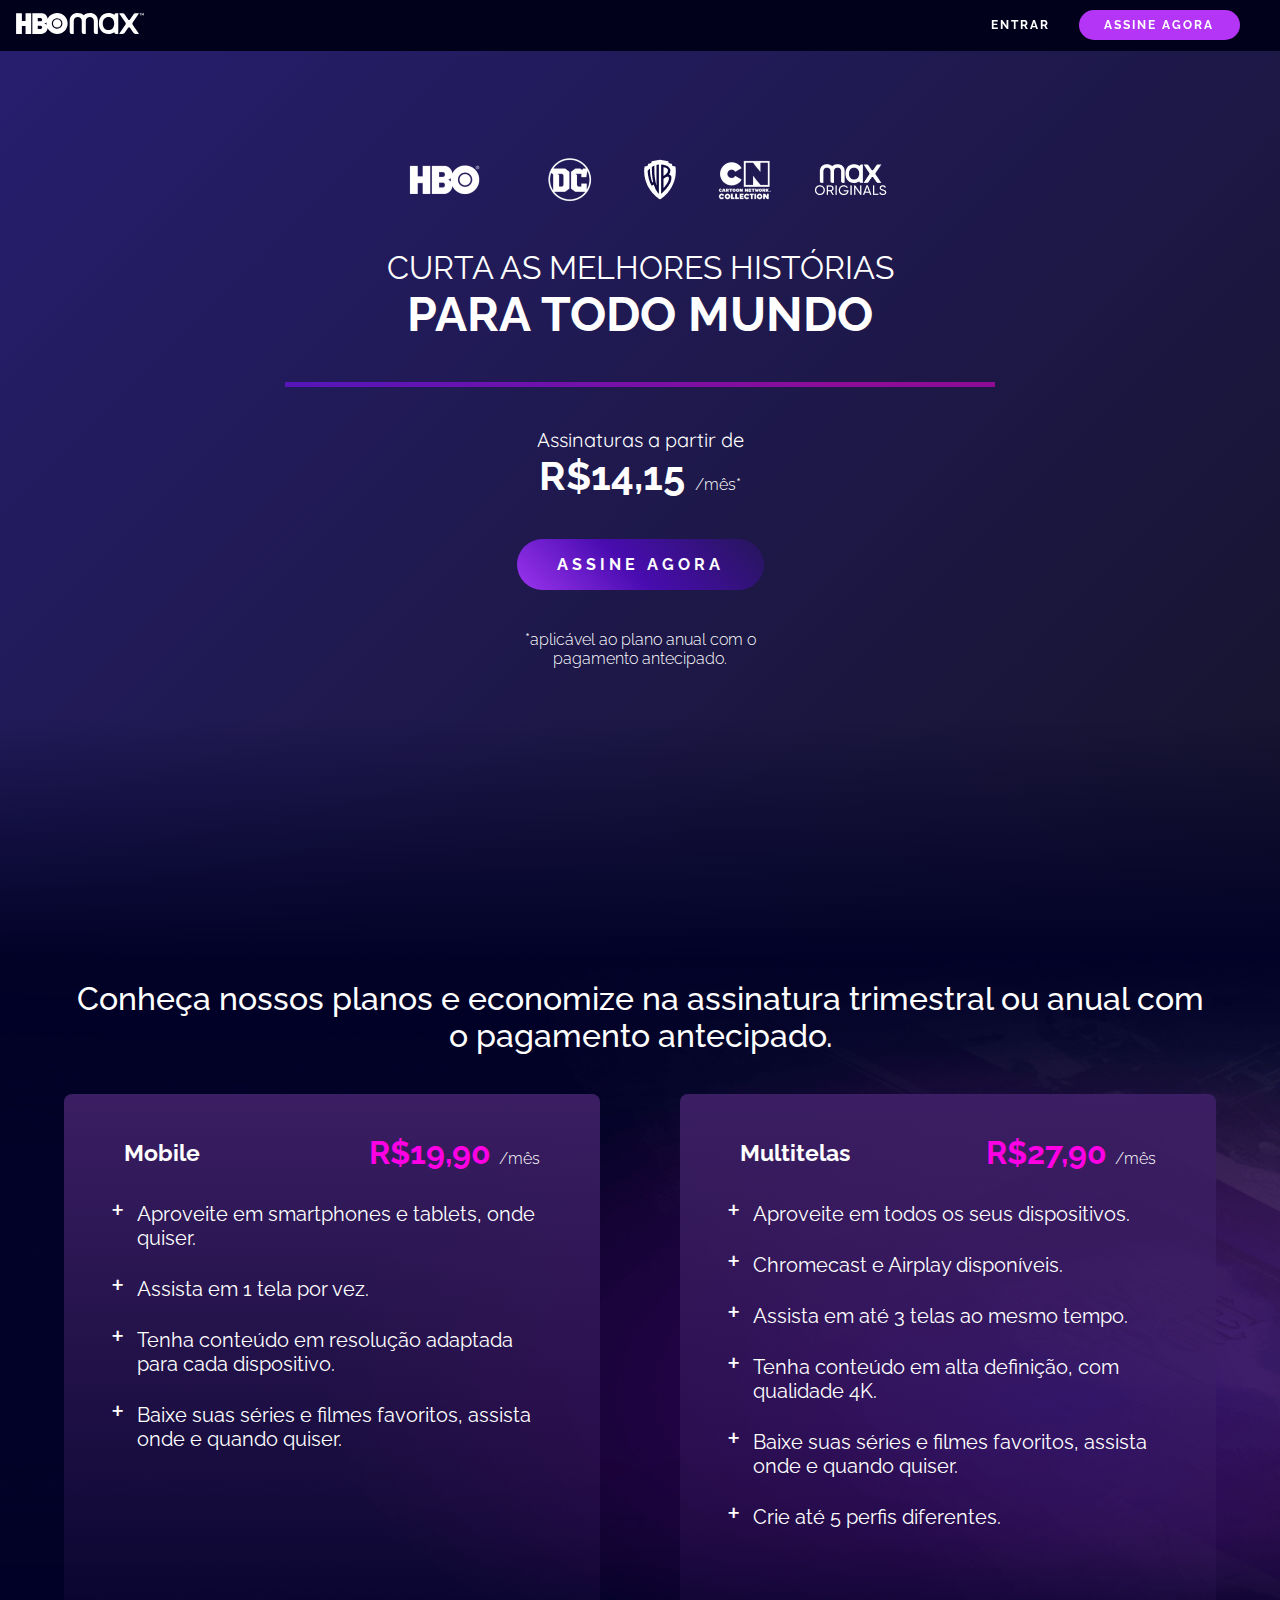
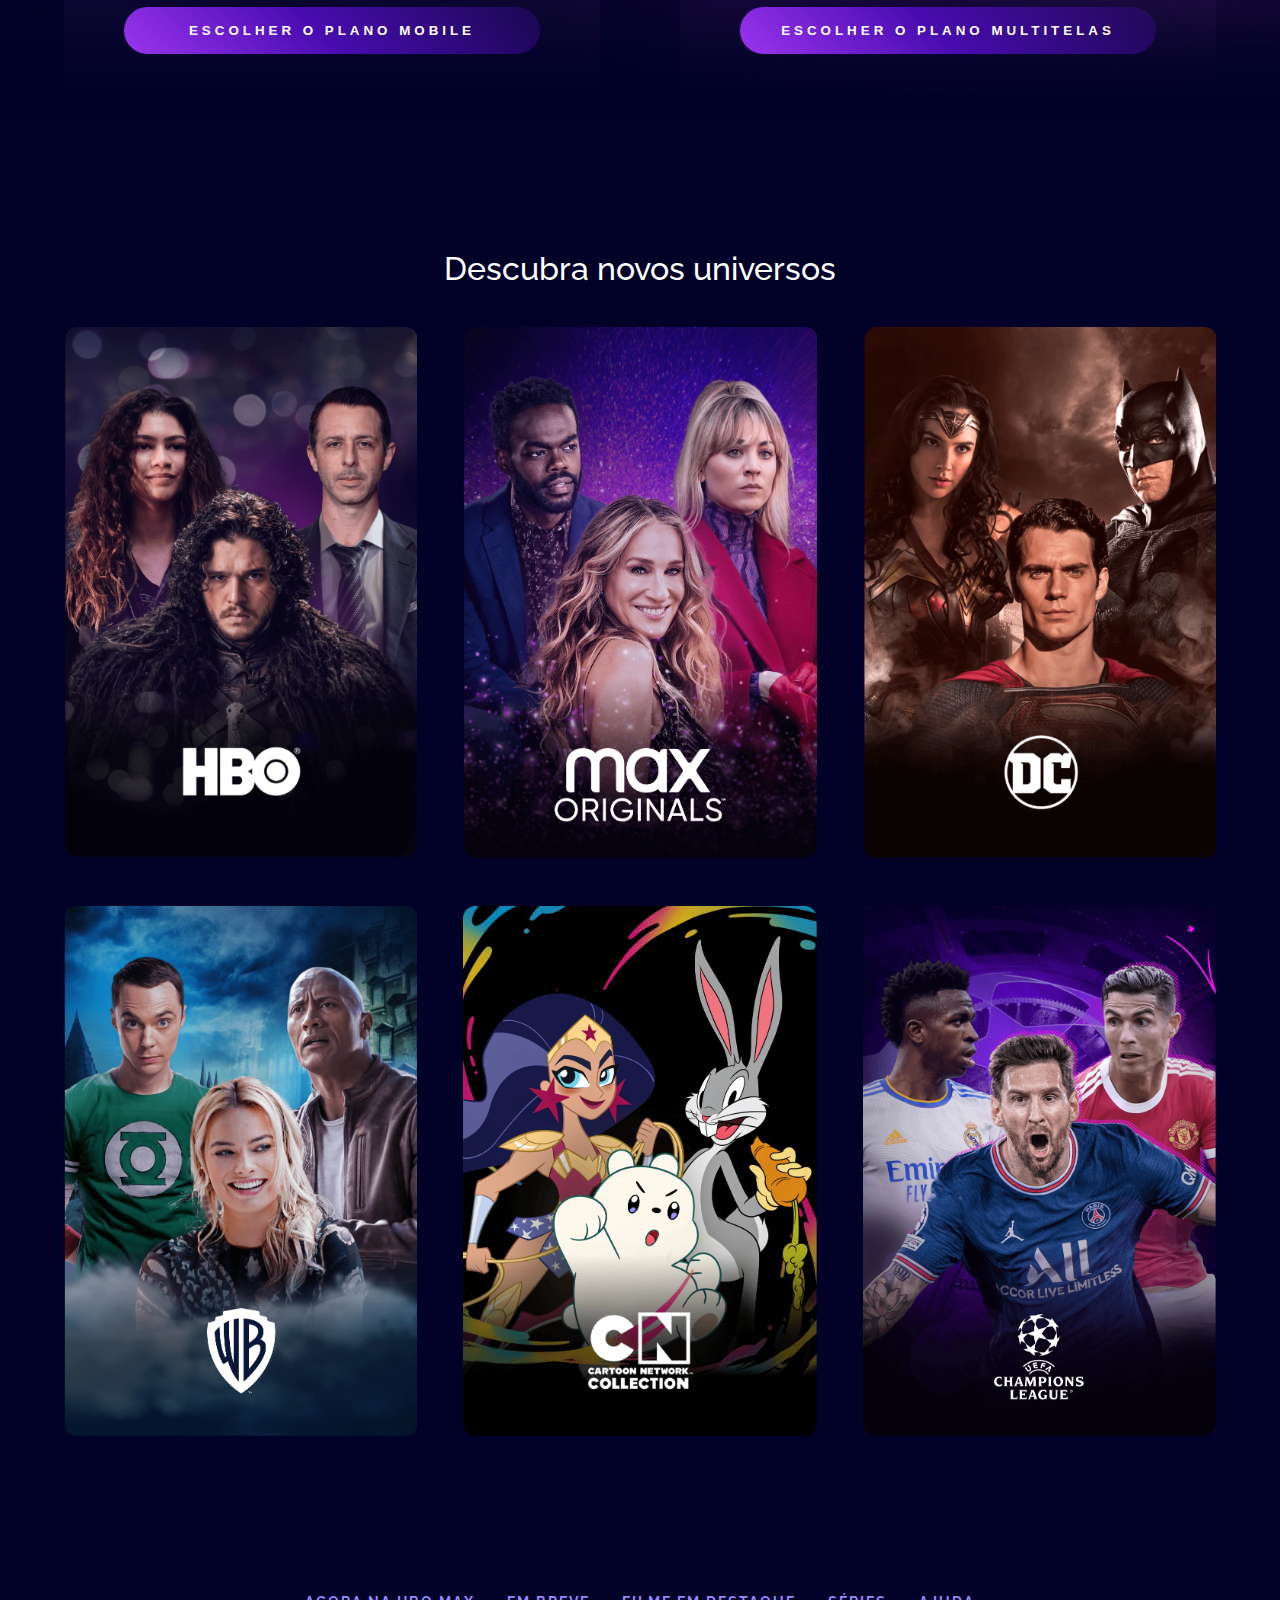
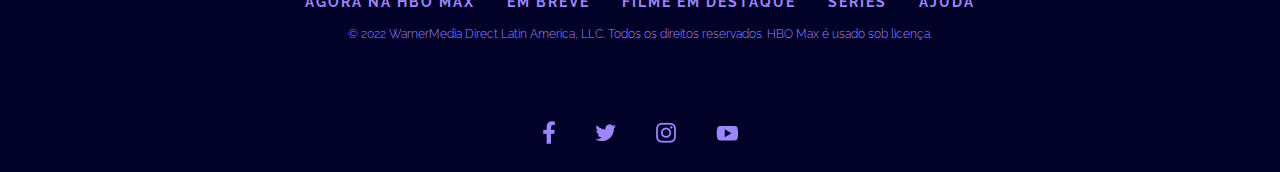
<file: index.html>
<!DOCTYPE html>
<html lang="en">
  <head>
    <meta charset="UTF-8" />
    <meta name="viewport" content="width=device-width, initial-scale=1.0" />
    <title>HBO - Home</title>
    <link
      href="assets/images/favicon.png"
      rel="shortcut icon"
      type="image/x-icon"
    />
    <link rel="stylesheet" href="assets/css/style.css" />
    <link rel="preconnect" href="https://fonts.googleapis.com" />
    <link rel="preconnect" href="https://fonts.gstatic.com" crossorigin />
    <link
      href="https://fonts.googleapis.com/css2?family=Quicksand:wght@300..700&family=Raleway:ital,wght@0,100..900;1,100..900&display=swap"
      rel="stylesheet"
    />
  </head>
  <body class="body">
    <nav class="navbar">
      <a href="/">
        <img
          class="navbar__logo"
          src="assets/images/app__logo-hbo-logo.svg"
          alt="Logo HBOMAX"
        />
      </a>
      <div class="menu">
        <a class="menu__item" href="/signin.html">Entrar</a>
        <a class="menu__item menu__item--rounded" href="#subscription"
          >Assine agora</a
        >
      </div>
    </nav>
    <header class="header">
      <div class="header-content">
        <div class="header-logos">
          <img class="header-logos__img" src="assets/images/logo-hbo.png" />
          <img class="header-logos__img" src="assets/images/logo-dc.png" />
          <img class="header-logos__img" src="assets/images/logo-wb.png" />
          <img
            class="header-logos__img"
            src="assets/images/logo-cartoon-network_neutral.png"
          />
          <img
            class="header-logos__img"
            src="assets/images/logo-max_originals.png"
          />
        </div>
        <h1 class="header-title">
          <span class="header-title__light">Curta as melhores histórias</span>
          Para todo mundo
        </h1>
        <div class="header-content__separator"></div>
        <div class="header-offer">
          <p>Assinaturas a partir de</p>
          <p class="header-offer__price price">
            R$14,15 <span class="header-offer__period text--small">/mês*</span>
          </p>
        </div>
        <a href="#subscription" class="header__button button button--gradient">
          Assine agora
        </a>
        <div class="header__note text--small">
          *aplicável ao plano anual com o pagamento antecipado.
        </div>
      </div>
    </header>
    <main>
      <section
        id="subscription"
        class="subscription main-section movie-background"
      >
        <div class="section-container">
          <h2 class="main-section__title">
            Conheça nossos planos e economize na assinatura trimestral ou anual
            com o pagamento antecipado.
          </h2>
          <div class="subscription__cards-container">
            <div class="price-cards">
              <div>
                <div class="price-cards__header">
                  <h3 class="price-cards__title">Mobile</h3>
                  <p class="price-cards__price price price--cards">
                    R$19,90
                    <span class="price-cards__period text--small">/mês</span>
                  </p>
                </div>
                <ul class="price-cards__list">
                  <li class="price-cards__item">
                    Aproveite em smartphones e tablets, onde quiser.
                  </li>
                  <li class="price-cards__item">Assista em 1 tela por vez.</li>
                  <li class="price-cards__item">
                    Tenha conteúdo em resolução adaptada para cada dispositivo.
                  </li>
                  <li class="price-cards__item">
                    Baixe suas séries e filmes favoritos, assista onde e quando
                    quiser.
                  </li>
                </ul>
              </div>
              <button class="button button--gradient">
                Escolher o plano mobile
              </button>
            </div>
            <div class="price-cards">
              <div>
                <div class="price-cards__header">
                  <h3 class="price-cards__title">Multitelas</h3>
                  <p class="price-cards__price price price--cards">
                    R$27,90
                    <span class="price-cards__period text--small">/mês</span>
                  </p>
                </div>
                <ul class="price-cards__list">
                  <li class="price-cards__item">
                    Aproveite em todos os seus dispositivos.
                  </li>
                  <li class="price-cards__item">
                    Chromecast e Airplay disponíveis.
                  </li>
                  <li class="price-cards__item">
                    Assista em até 3 telas ao mesmo tempo.
                  </li>
                  <li class="price-cards__item">
                    Tenha conteúdo em alta definição, com qualidade 4K.
                  </li>
                  <li class="price-cards__item">
                    Baixe suas séries e filmes favoritos, assista onde e quando
                    quiser.
                  </li>
                  <li class="price-cards__item">
                    Crie até 5 perfis diferentes.
                  </li>
                </ul>
              </div>
              <button class="button button--gradient">
                Escolher o plano multitelas
              </button>
            </div>
          </div>
        </div>
      </section>
      <section id="discover" class="discover main-section">
        <div class="section-container">
          <h2 class="main-section__title">Descubra novos universos</h2>
          <div class="discover__container">
            <div class="discover__image-container">
              <img
                src="assets/images/cards-hbo-hover_0.webp"
                alt="Imagem séries do HBO"
                title="Séries do HBO"
                class="discover__img discover__img--hbo"
              />
              <img
                src="assets/images/cards-hbo-default_0.webp"
                alt="Imagem séries do HBO"
                title="Séries do HBO"
                class="discover__img discover__img--hbo"
              />
            </div>
            <div class="discover__image-container">
              <img
                src="assets/images/cards-MAX-Hover.webp"
                alt="Imagem séries do HBOMax"
                title="Séries do HBOMax"
                class="discover__img discover__img--hbomax"
              />
              <img
                src="assets/images/cards-MAX-Default.webp"
                alt="Imagem séries do HBOMax"
                title="Séries do HBOMax"
                class="discover__img discover__img--hbomax"
              />
            </div>
            <div class="discover__image-container">
              <img
                src="assets/images/cards-DC-Hover.webp"
                alt="Imagem séries da DC"
                title="Séries da DC"
                class="discover__img discover__img--dc"
              />
              <img
                src="assets/images/cards-DC_Default.webp"
                alt="Imagem séries da DC"
                title="Séries da DC"
                class="discover__img discover__img--dc"
              />
            </div>
            <div class="discover__image-container">
              <img
                src="assets/images/cards-WB-Hover.webp"
                alt="Imagem séries da Warner bros"
                title="Séries da Warner bros"
                class="discover__img discover__img--wb"
              />
              <img
                src="assets/images/cards-WB-Default.webp"
                alt="Imagem séries da Warner bros"
                title="Séries da Warner bros"
                class="discover__img discover__img--wb"
              />
            </div>
            <div class="discover__image-container">
              <img
                src="assets/images/cards-CN-Hover.png"
                alt="Imagem séries do Cartoon Network"
                title="Séries do Cartoon Network"
                class="discover__img discover__img--cn"
              />
              <img
                src="assets/images/cards-CN-Default.webp"
                alt="Imagem séries do Cartoon Network"
                title="Séries do Cartoon Network"
                class="discover__img discover__img--cn"
              />
            </div>
            <div class="discover__image-container">
              <img
                src="assets/images/cards-UCL-Hover.webp"
                alt="Imagem séries do Ultimate Champions League"
                title="Séries do Ultimate Champions League"
                class="discover__img discover__img--ucl"
              />
              <img
                src="assets/images/cards-UCL-Default.webp"
                alt="Imagem séries do Ultimate Champions League"
                title="Séries do Ultimate Champions League"
                class="discover__img discover__img--ucl"
              />
            </div>
          </div>
        </div>
      </section>
    </main>
    <footer class="footer">
      <div class="section-container">
        <div>
          <a href="/" class="footer__link">Agora na hbo max</a>
          <a href="/" class="footer__link">Em breve</a>
          <a href="/" class="footer__link">Filme em destaque</a>
          <a href="/" class="footer__link">Séries</a>
          <a href="/" class="footer__link">Ajuda</a>
        </div>
        <p class="footer__legal text--small">
          © 2022 WarnerMedia Direct Latin America, LLC. Todos os direitos
          reservados. HBO Max é usado sob licença.
        </p>
        <div class="footer__social-container">
          <a href="/" class="footer__social-link">
            <img src="/assets/images/logo-fb_0.png" alt="Facebook" />
          </a>
          <a href="/" class="footer__social-link">
            <img src="/assets/images/logo-twitter_0.png" alt="Twitter" />
          </a>
          <a href="/" class="footer__social-link">
            <img src="/assets/images/logo-instagram_0.png" alt="Instagram" />
          </a>
          <a href="/" class="footer__social-link">
            <img src="/assets/images/logo-youtube_0.png" alt="Youtube" />
          </a>
        </div>
      </div>
    </footer>
  </body>
</html>
</file>
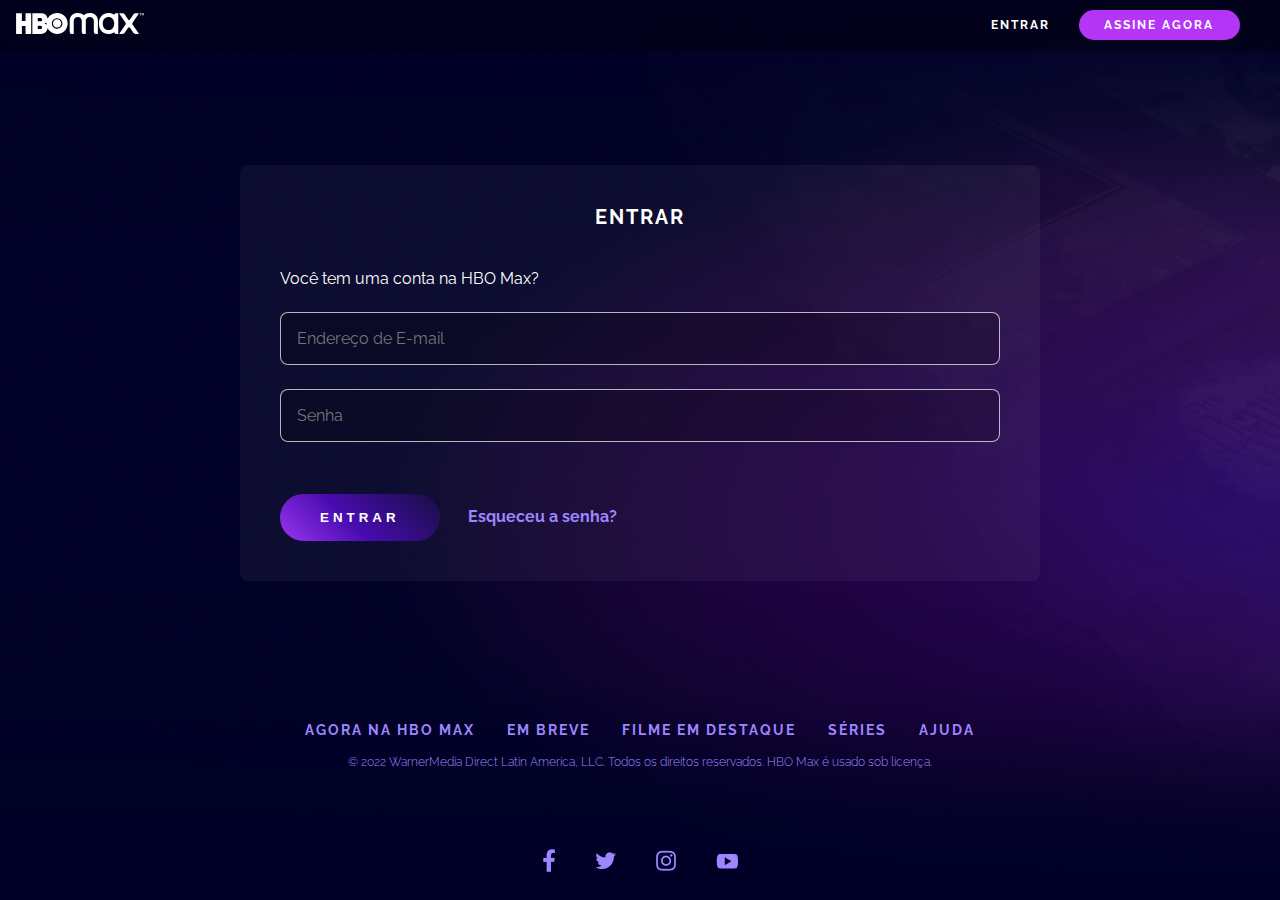
<file: signin.html>
<!DOCTYPE html>
<html lang="en">
  <head>
    <meta charset="UTF-8" />
    <meta name="viewport" content="width=device-width, initial-scale=1.0" />
    <title>HBO - Entrar</title>
    <link
      href="assets/images/favicon.png"
      rel="shortcut icon"
      type="image/x-icon"
    />
    <link rel="stylesheet" href="assets/css/style.css" />
    <link rel="preconnect" href="https://fonts.googleapis.com" />
    <link rel="preconnect" href="https://fonts.gstatic.com" crossorigin />
    <link
      href="https://fonts.googleapis.com/css2?family=Quicksand:wght@300..700&family=Raleway:ital,wght@0,100..900;1,100..900&display=swap"
      rel="stylesheet"
    />
  </head>
  <body class="body body--signin movie-background">
    <nav class="navbar">
      <a href="/">
        <img
          class="navbar__logo"
          src="assets/images/app__logo-hbo-logo.svg"
          alt="Logo HBOMAX"
        />
      </a>
      <div class="menu">
        <a class="menu__item" href="/signin.html">Entrar</a>
        <a class="menu__item menu__item--rounded" href="#subscription"
          >Assine agora</a
        >
      </div>
    </nav>
    <main class="signin__container">
      <form class="login__form">
        <h1 class="login__title">Entrar</h1>
        <p class="login__label">Você tem uma conta na HBO Max?</p>
        <input
          type="email"
          placeholder="Endereço de E-mail"
          class="login__field"
        />
        <input
          type="password"
          placeholder="Senha"
          class="login__field"
          minlength="8"
        />
        <div class="login__actions">
          <button class="button button--gradient login__button">Entrar</button>
          <a href="/" class="login__forget-pass">Esqueceu a senha?</a>
        </div>
      </form>
    </main>
    <footer class="footer">
      <div class="section-container">
        <div>
          <a href="/" class="footer__link">Agora na hbo max</a>
          <a href="/" class="footer__link">Em breve</a>
          <a href="/" class="footer__link">Filme em destaque</a>
          <a href="/" class="footer__link">Séries</a>
          <a href="/" class="footer__link">Ajuda</a>
        </div>
        <p class="footer__legal text--small">
          © 2022 WarnerMedia Direct Latin America, LLC. Todos os direitos
          reservados. HBO Max é usado sob licença.
        </p>
        <div class="footer__social-container">
          <a href="/" class="footer__social-link">
            <img src="/assets/images/logo-fb_0.png" alt="Facebook" />
          </a>
          <a href="/" class="footer__social-link">
            <img src="/assets/images/logo-twitter_0.png" alt="Twitter" />
          </a>
          <a href="/" class="footer__social-link">
            <img src="/assets/images/logo-instagram_0.png" alt="Instagram" />
          </a>
          <a href="/" class="footer__social-link">
            <img src="/assets/images/logo-youtube_0.png" alt="Youtube" />
          </a>
        </div>
      </div>
    </footer>
  </body>
</html>
</file>
<file: assets/css/style.css>
@import url(reset.css);

:root {
  --primary-color: #020228;
  --secondary-color: #ff00e5;
  --tertiary-color: #b535f6;
  --btn-bg-color-gradient: linear-gradient(
    45deg,
    #9b34ef 0%,
    #490cb0 20%,
    transparent 50%
  );
  --btn-text-color: #fff;
  --btn-link-bg: var(--tertiary-color);
  --btn-link-hover-bg: #fff;
  --btn-link-color: #000;

  --header-bg: linear-gradient(-45deg, #56125b, #0f0f10, #271e6e);
  --header-after-bg: linear-gradient(0, var(--primary-color), transparent);
  --card-bg-color: linear-gradient(0deg, transparent, #3b1e63);
  --divider-bg-color: linear-gradient(
    90deg,
    #5516ba,
    rgba(255, 0, 229, 0.5) 80%
  );

  --nav-bg-color: rgba(0, 0, 0, 0.3);
  --text-color: #fff;
  --link-color: #9e86ff;
  --form-bg-color: rgba(211, 211, 211, 0.06);
  --form-field-bg-color: rgba(0, 0, 0, 0.2);
  --form-field-border: 1px solid rgba(255, 255, 255, 0.7);
  --form-field-border-error: 1px solid rgb(255, 76, 76);
  --form-field-placeholder: rgba(255, 255, 255, 0.7);

  scroll-behavior: smooth;
}

::-webkit-scrollbar {
  width: 8px;
}

::-webkit-scrollbar-thumb {
  background: var(--tertiary-color);
  border-radius: 10px;
}

::-webkit-scrollbar-thumb:hover {
  background: var(--secondary-color);
}

.body {
  background-color: var(--primary-color);
  color: var(--text-color);
  font-family: 'Raleway', sans-serif;
}

.button {
  color: var(--btn-text-color);
  padding: 1rem 2.5rem;

  font-weight: 700;
  text-transform: uppercase;

  border: none;
  border-radius: 10rem;

  cursor: pointer;
}

.button--gradient {
  background: var(--btn-bg-color-gradient);
  background-size: 250%;

  letter-spacing: 0.25rem;

  outline: 2px solid transparent;

  transition: transform 1s, background-position 1s, outline 1s, color 1s;
}

.button--gradient:hover {
  background-position: 100%;
  outline: 2px solid var(--secondary-color);
  transform: scale(1.05);
}

.price {
  font-family: 'Raleway', sans-serif;
  font-size: 2.5rem;
  font-weight: bold;
}

.price--cards {
  color: var(--secondary-color);
  font-size: 2rem;
}

.text--small {
  font-size: 1rem;
  font-weight: 300;
}

.movie-background {
  background-image: url('/assets/images/background-movies-series.png');
  background-repeat: no-repeat;
  background-size: cover;
}

.navbar {
  background-color: var(--nav-bg-color);
  padding: 0.65rem 1rem;
  position: sticky;
  top: 0;
  z-index: 10;
  display: flex;
  justify-content: space-between;
  align-items: center;
}

.navbar__logo {
  width: 8rem;
}

.menu {
  margin: 0 1.5rem;

  display: flex;
  align-items: center;
  gap: 1.8rem;
}

.menu__item {
  color: var(--text-color);

  font-size: 0.75rem;
  font-weight: 700;

  text-transform: uppercase;
  letter-spacing: 0.125rem;
}

.menu__item--rounded {
  background-color: var(--btn-link-bg);

  padding: 0.5rem 1.6rem;

  border-radius: 10rem;
  transition: background-color 1s, color 1s;
}

.menu__item--rounded:hover {
  background-color: var(--btn-link-hover-bg);
  color: var(--btn-link-color);
}

.header {
  background: var(--header-bg);
  background-size: 400%;
  padding: 6.25rem 0 18rem;

  display: flex;
  justify-content: center;
  align-items: center;

  position: relative;
  animation: header-bg-animation 10s ease infinite alternate;
}

.header-content {
  display: flex;
  flex-direction: column;
  align-items: center;
  text-align: center;

  gap: 2.5rem;
}

.header-logos {
  display: flex;
  justify-content: center;
  align-items: center;
  gap: 1.5rem;
}

.header-title {
  font-size: 3rem;
  text-transform: uppercase;
}

.header-title__light {
  font-size: 2rem;
  font-weight: lighter;
  display: block;
}

.header-content__separator {
  background: var(--divider-bg-color);
  height: 0.33rem;
  width: 140%;
}

.header-offer {
  font-family: 'Quicksand', sans-serif;
  font-size: 1.25rem;
}

.header__button {
  font-size: 1rem;

  animation: wiggle-animation 2.2s linear infinite;
}

.header__note {
  width: 25ch;
}

.header::after {
  background: var(--header-after-bg);
  content: '';

  width: 100%;
  height: 15rem;

  position: absolute;
  bottom: 0;
}

.section-container {
  max-width: 75rem;
  margin: auto;
  padding: 1.5rem;
}

.main-section__title {
  font-size: 2em;
  font-weight: 500;
  text-align: center;
}

.subscription {
  scroll-margin-top: 5rem;
}

.subscription__cards-container {
  display: flex;
  margin-top: 2.5rem;
  gap: 5rem;
  perspective: 2000px;
  perspective-origin: top;
}

.price-cards {
  background: var(--card-bg-color);
  min-height: 37.5rem;
  padding: 2.5rem 3.75rem;

  font-size: 1.25rem;

  display: flex;
  flex-direction: column;
  justify-content: space-between;

  border-radius: 0.5rem;
  transition: transform 1s ease-in-out;
}

:has(.price-cards:nth-child(1):hover) .price-cards:nth-child(2) {
  transform: rotate3d(0, -1, 0, 40deg);
}
:has(.price-cards:nth-child(2):hover) .price-cards:nth-child(1) {
  transform: rotate3d(0, 1, 0, 40deg);
}
.price-cards__header {
  display: flex;
  justify-content: space-between;
  align-items: center;
}

.price-cards__period {
  color: var(--text-color);
}

.price-cards__list {
  margin: 0.75rem 0;
}

.price-cards__item {
  padding: 0.5rem 0 0.5rem 0.8rem;
}

.price-cards__item::marker {
  content: '+';
  font-size: 2rem;
}

.discover {
  margin: 6.75rem auto;
}

.discover__container {
  width: 100%;
  margin-top: 2.5rem;
  display: grid;
  grid-template-columns: repeat(3, minmax(auto, 1fr));
  grid-template-rows: repeat(2, min-content);
  gap: 3rem 4%;
}

.discover__image-container {
  display: flex;
  height: 100%;
  width: 100%;

  position: relative;
}

.discover__img {
  width: 100%;
  opacity: 0;
  transition: transform 1s, opacity 2s;
}

.discover__image-container .discover__img:nth-child(2) {
  position: absolute;
  opacity: 1;
  transition: transform 1s, opacity 2s;
}

.discover__image-container:hover .discover__img {
  opacity: 1;
  transform: scale(1.05);
}

.discover__image-container:hover .discover__img:nth-child(2) {
  opacity: 0;
}

.footer {
  text-align: center;
}

.footer__link {
  margin: 0 0.875rem;
  font-family: 'Raleway', sans-serif;
  font-weight: bold;
  font-size: 0.875rem;
  text-transform: uppercase;
  letter-spacing: 0.125rem;
  transition: color 0.5s;
}

.footer__link:hover {
  color: var(--text-color);
}

.footer__legal {
  margin: 1rem;
  color: var(--link-color);
  font-size: 0.75rem;
}

.footer__social-container {
  margin-top: 5rem;
  display: flex;
  justify-content: center;
  align-items: center;
  gap: 2.5rem;
}

.body--signin {
  display: flex;
  flex-direction: column;
  min-height: 100vh;
}

.signin__container {
  flex: 1;

  display: flex;
  justify-content: center;
  align-items: center;
}

.login__form {
  background: var(--form-bg-color);
  width: 100%;
  max-width: 50rem;

  padding: 2.5rem;

  border-radius: 0.5rem;
}

.login__title {
  font-size: 1.25rem;
  text-align: center;
  text-transform: uppercase;
  letter-spacing: 0.125rem;
}

.login__label {
  margin: 2.5rem 0 0.75rem;
}

.login__field {
  background: var(--form-field-bg-color);
  color: var(--text-color);
  width: 100%;
  margin: 0.75rem 0;
  padding: 1rem;

  font-family: 'Raleway', sans-serif;
  font-size: 1rem;

  border: var(--form-field-border);
  border-radius: 0.5rem;
}

.login__field:invalid {
  border: var(--form-field-border-error);
}

.login__actions {
  margin-top: 2.5rem;
}

.login__forget-pass {
  margin: 0 1.5rem;
  font-weight: bold;
}

@keyframes wiggle-animation {
  0%,
  10% {
    transform: rotate(0);
  }
  15% {
    transform: rotate(-15deg);
  }
  20% {
    transform: rotate(10deg);
  }
  25% {
    transform: rotate(-10deg);
  }
  30% {
    transform: rotate(10deg);
  }
  35% {
    transform: rotate(-10deg);
  }
  40%,
  100% {
    transform: rotate(0);
  }
}

@keyframes header-bg-animation {
  0% {
    background-position: 0% 50%;
  }
  50% {
    background-position: 100% 50%;
  }
  100% {
    background-position: 0% 50%;
  }
}
</file>
